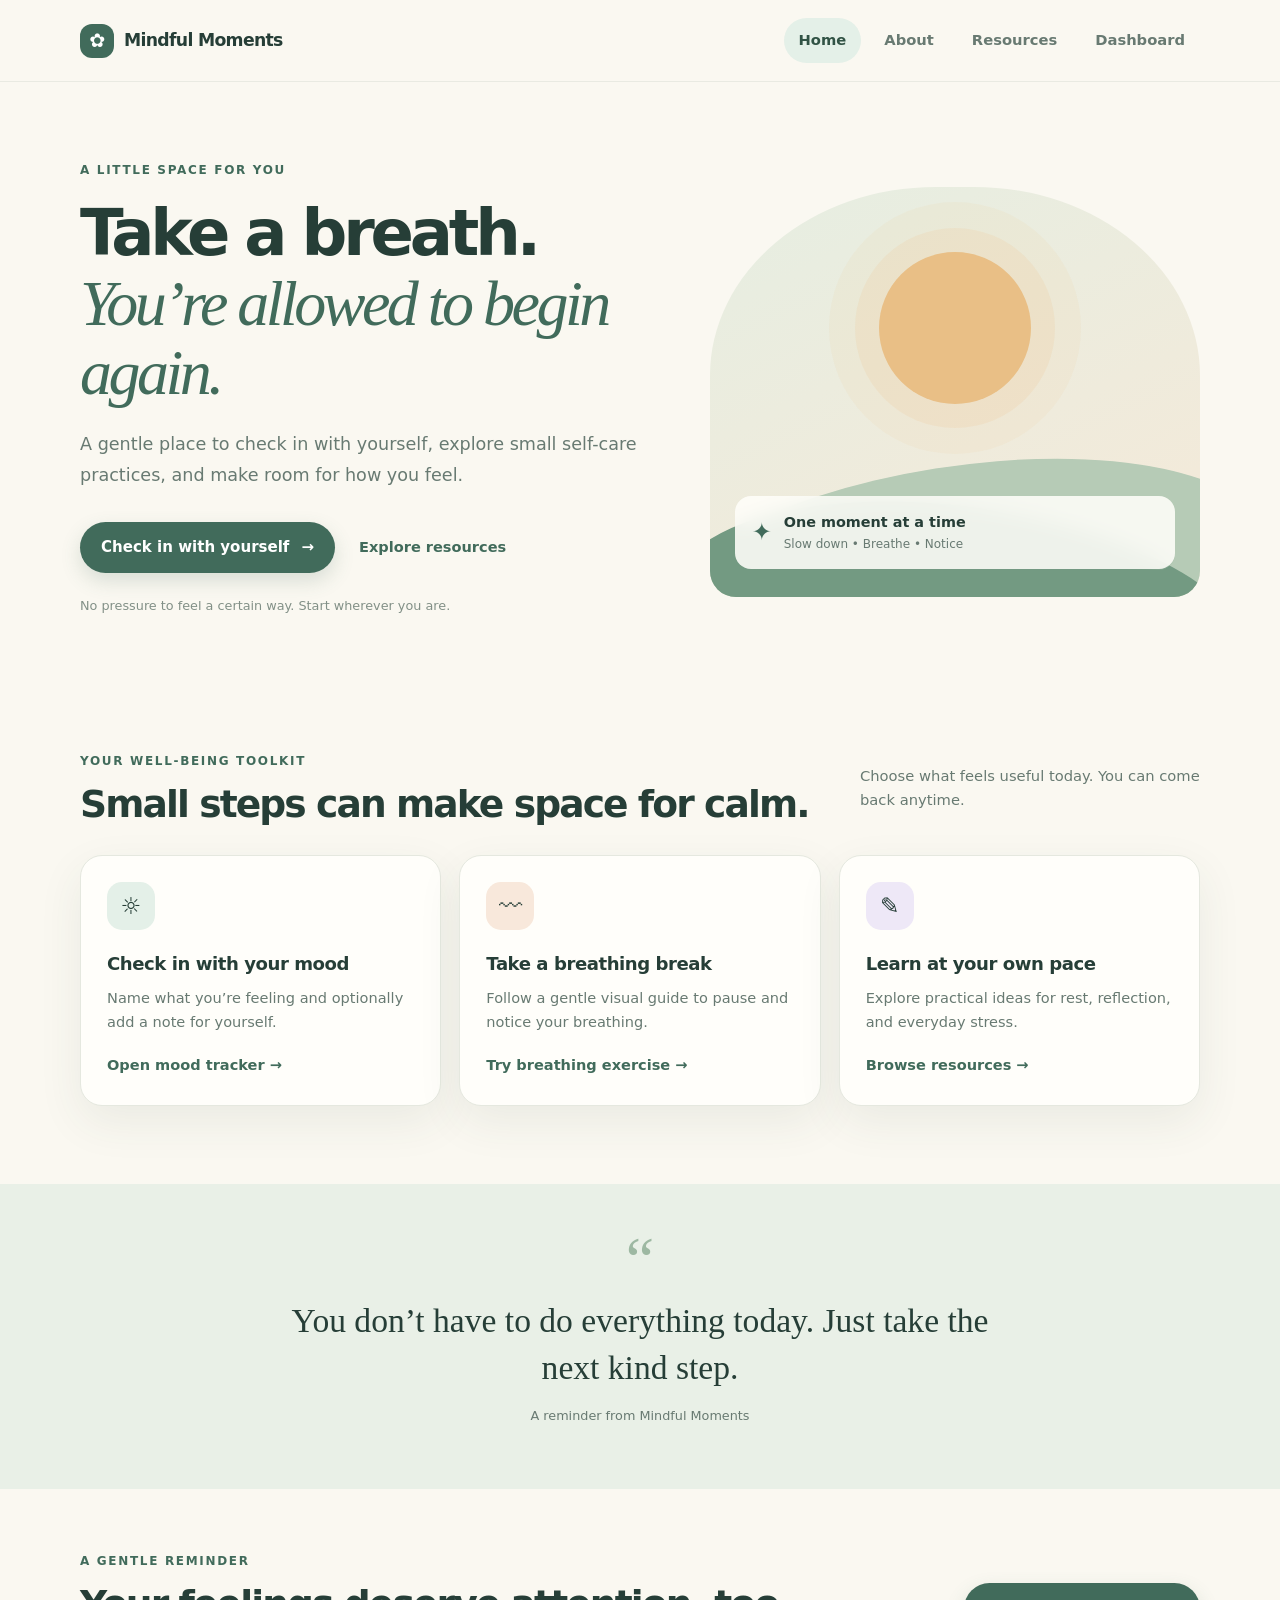
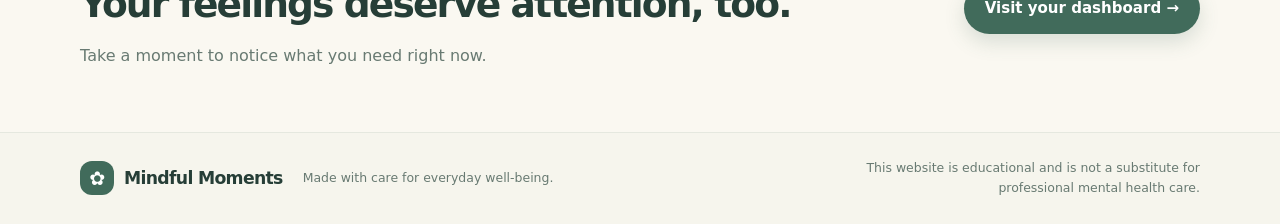
<file: index.html>
<!DOCTYPE html>
<html lang="en">
<head>
  <meta charset="UTF-8">
  <meta name="viewport" content="width=device-width, initial-scale=1.0">
  <meta name="description" content="A gentle space for emotional well-being, self-reflection, and mindful breathing.">
  <title>Mindful Moments | Home</title>
  <link rel="stylesheet" href="style.css">
  <script src="script.js" defer></script>
</head>
<body>
  <header class="site-header">
    <a class="brand" href="index.html"><span class="brand-mark">✿</span> Mindful Moments</a>
    <button class="menu-toggle" aria-label="Toggle navigation" aria-expanded="false">☰</button>
    <nav class="nav-links" aria-label="Main navigation">
      <a class="active" href="index.html">Home</a><a href="about.html">About</a><a href="resources.html">Resources</a><a href="dashboard.html">Dashboard</a>
    </nav>
  </header>

  <main>
    <section class="hero container">
      <div class="hero-copy">
        <span class="eyebrow">A little space for you</span>
        <h1>Take a breath.<br><em>You’re allowed to begin again.</em></h1>
        <p class="lead">A gentle place to check in with yourself, explore small self-care practices, and make room for how you feel.</p>
        <div class="hero-actions"><a class="button button-primary" href="dashboard.html">Check in with yourself <span>→</span></a><a class="text-link" href="resources.html">Explore resources</a></div>
        <p class="small-note">No pressure to feel a certain way. Start wherever you are.</p>
      </div>
      <div class="hero-art" aria-label="Decorative illustration of a peaceful sunrise">
        <div class="sun"></div><div class="hill hill-back"></div><div class="hill hill-front"></div>
        <div class="art-label"><span>✦</span><div><strong>One moment at a time</strong><small>Slow down • Breathe • Notice</small></div></div>
      </div>
    </section>

    <section class="container section-block">
      <div class="section-heading"><div><span class="eyebrow">Your well-being toolkit</span><h2>Small steps can make space for calm.</h2></div><p>Choose what feels useful today. You can come back anytime.</p></div>
      <div class="feature-grid">
        <article class="feature-card"><div class="feature-icon mint">☼</div><h3>Check in with your mood</h3><p>Name what you’re feeling and optionally add a note for yourself.</p><a href="dashboard.html" class="card-link">Open mood tracker →</a></article>
        <article class="feature-card"><div class="feature-icon peach">〰</div><h3>Take a breathing break</h3><p>Follow a gentle visual guide to pause and notice your breathing.</p><a href="dashboard.html#breathing" class="card-link">Try breathing exercise →</a></article>
        <article class="feature-card"><div class="feature-icon lilac">✎</div><h3>Learn at your own pace</h3><p>Explore practical ideas for rest, reflection, and everyday stress.</p><a href="resources.html" class="card-link">Browse resources →</a></article>
      </div>
    </section>

    <section class="quote-band"><div class="container quote-content"><span class="quote-mark">“</span><blockquote>You don’t have to do everything today. Just take the next kind step.</blockquote><p>A reminder from Mindful Moments</p></div></section>
    <section class="container closing-cta"><div><span class="eyebrow">A gentle reminder</span><h2>Your feelings deserve attention, too.</h2><p>Take a moment to notice what you need right now.</p></div><a class="button button-primary" href="dashboard.html">Visit your dashboard →</a></section>
  </main>
  <footer class="site-footer"><div class="container footer-inner"><a class="brand" href="index.html"><span class="brand-mark">✿</span> Mindful Moments</a><p>Made with care for everyday well-being.</p><p class="footer-disclaimer">This website is educational and is not a substitute for professional mental health care.</p></div></footer>
</body>
</html>
</file>
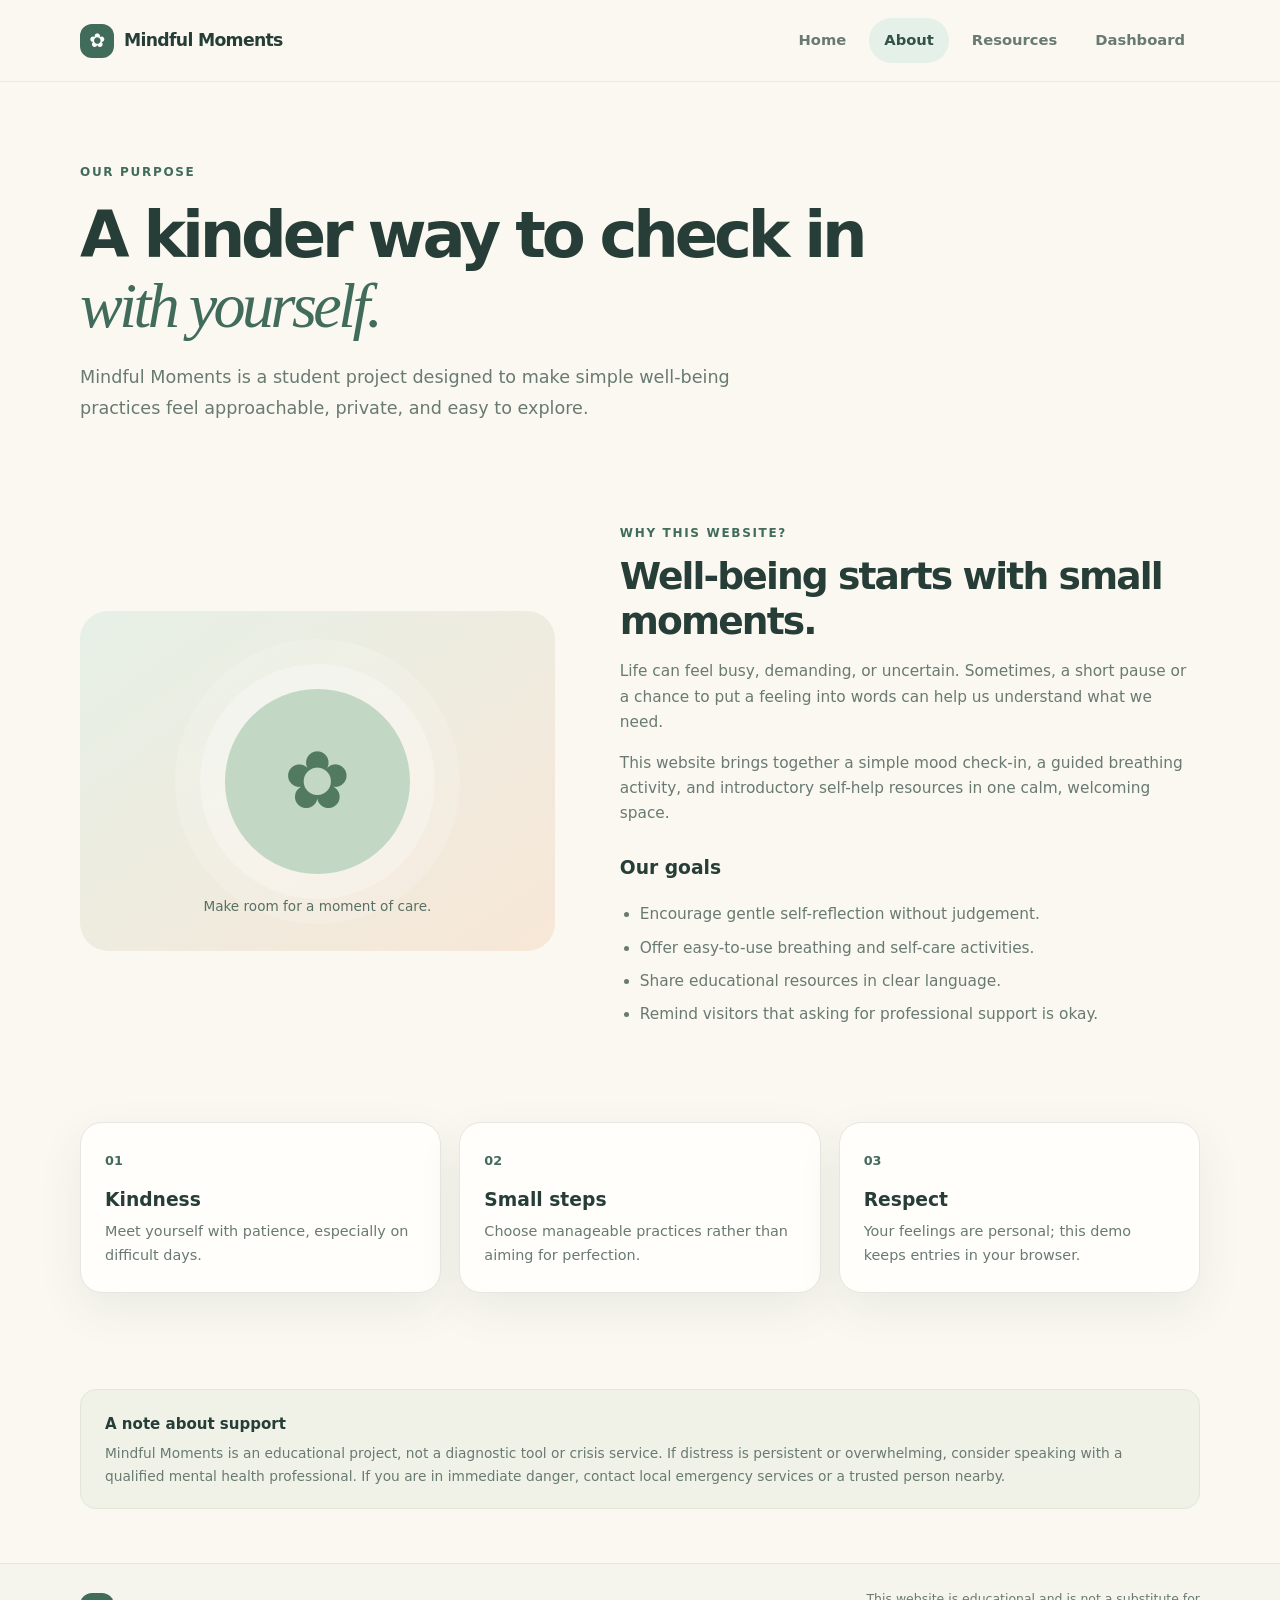
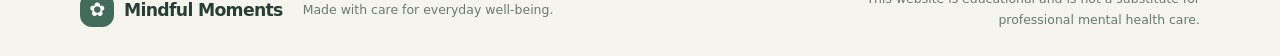
<file: about.html>
<!DOCTYPE html>
<html lang="en">
<head><meta charset="UTF-8"><meta name="viewport" content="width=device-width, initial-scale=1.0"><title>About | Mindful Moments</title><link rel="stylesheet" href="style.css"><script src="script.js" defer></script></head>
<body>
<header class="site-header"><a class="brand" href="index.html"><span class="brand-mark">✿</span> Mindful Moments</a><button class="menu-toggle" aria-label="Toggle navigation" aria-expanded="false">☰</button><nav class="nav-links" aria-label="Main navigation"><a href="index.html">Home</a><a class="active" href="about.html">About</a><a href="resources.html">Resources</a><a href="dashboard.html">Dashboard</a></nav></header>
<main>
<section class="page-hero container"><span class="eyebrow">Our purpose</span><h1>A kinder way to check in<br><em>with yourself.</em></h1><p class="lead narrow">Mindful Moments is a student project designed to make simple well-being practices feel approachable, private, and easy to explore.</p></section>
<section class="container two-column section-block">
<div class="soft-panel about-illustration"><div class="leaf-circle">✿</div><p class="illustration-caption">Make room for a moment of care.</p></div>
<div class="prose"><span class="eyebrow">Why this website?</span><h2>Well-being starts with small moments.</h2><p>Life can feel busy, demanding, or uncertain. Sometimes, a short pause or a chance to put a feeling into words can help us understand what we need.</p><p>This website brings together a simple mood check-in, a guided breathing activity, and introductory self-help resources in one calm, welcoming space.</p><h3>Our goals</h3><ul class="check-list"><li>Encourage gentle self-reflection without judgement.</li><li>Offer easy-to-use breathing and self-care activities.</li><li>Share educational resources in clear language.</li><li>Remind visitors that asking for professional support is okay.</li></ul></div>
</section>
<section class="container section-block values-grid"><article class="value-card"><span>01</span><h3>Kindness</h3><p>Meet yourself with patience, especially on difficult days.</p></article><article class="value-card"><span>02</span><h3>Small steps</h3><p>Choose manageable practices rather than aiming for perfection.</p></article><article class="value-card"><span>03</span><h3>Respect</h3><p>Your feelings are personal; this demo keeps entries in your browser.</p></article></section>
<section class="container safety-note"><strong>A note about support</strong><p>Mindful Moments is an educational project, not a diagnostic tool or crisis service. If distress is persistent or overwhelming, consider speaking with a qualified mental health professional. If you are in immediate danger, contact local emergency services or a trusted person nearby.</p></section>
</main>
<footer class="site-footer"><div class="container footer-inner"><a class="brand" href="index.html"><span class="brand-mark">✿</span> Mindful Moments</a><p>Made with care for everyday well-being.</p><p class="footer-disclaimer">This website is educational and is not a substitute for professional mental health care.</p></div></footer>
</body></html>
</file>
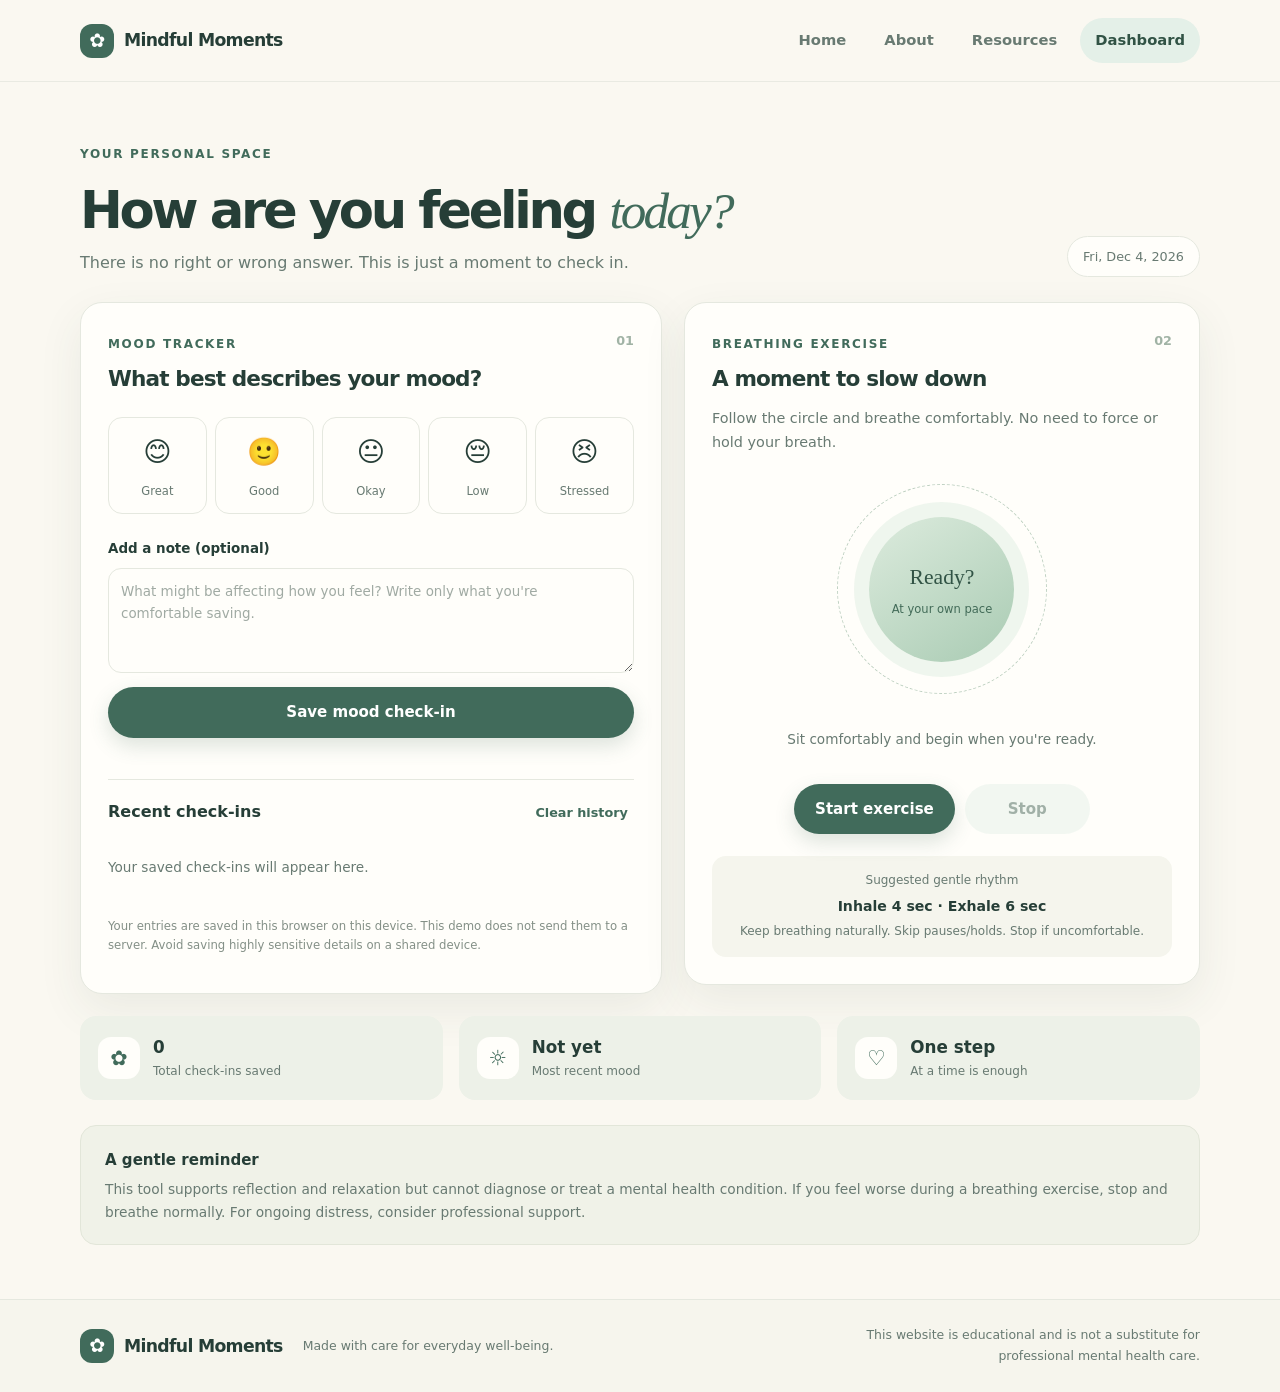
<file: dashboard.html>
<!DOCTYPE html>
<html lang="en">
<head><meta charset="UTF-8"><meta name="viewport" content="width=device-width, initial-scale=1.0"><title>Dashboard | Mindful Moments</title><link rel="stylesheet" href="style.css"><script src="script.js" defer></script></head>
<body>
<header class="site-header"><a class="brand" href="index.html"><span class="brand-mark">✿</span> Mindful Moments</a><button class="menu-toggle" aria-label="Toggle navigation" aria-expanded="false">☰</button><nav class="nav-links" aria-label="Main navigation"><a href="index.html">Home</a><a href="about.html">About</a><a href="resources.html">Resources</a><a class="active" href="dashboard.html">Dashboard</a></nav></header>
<main>
<section class="dashboard-intro container"><div><span class="eyebrow">Your personal space</span><h1>How are you feeling <em>today?</em></h1><p class="lead">There is no right or wrong answer. This is just a moment to check in.</p></div><div class="date-pill" id="today-date">Your daily check-in</div></section>
<section class="container dashboard-grid">
<article class="panel mood-panel"><div class="panel-heading"><div><span class="eyebrow">Mood tracker</span><h2>What best describes your mood?</h2></div><span class="panel-number">01</span></div>
<form id="mood-form"><div class="mood-options" role="group" aria-label="Choose your mood">
<button type="button" class="mood-choice" data-mood="Great" aria-pressed="false"><span>😊</span><small>Great</small></button>
<button type="button" class="mood-choice" data-mood="Good" aria-pressed="false"><span>🙂</span><small>Good</small></button>
<button type="button" class="mood-choice" data-mood="Okay" aria-pressed="false"><span>😐</span><small>Okay</small></button>
<button type="button" class="mood-choice" data-mood="Low" aria-pressed="false"><span>😔</span><small>Low</small></button>
<button type="button" class="mood-choice" data-mood="Stressed" aria-pressed="false"><span>😣</span><small>Stressed</small></button>
</div><label class="field-label" for="mood-note">Add a note (optional)</label><textarea id="mood-note" rows="3" maxlength="500" placeholder="What might be affecting how you feel? Write only what you're comfortable saving."></textarea><button class="button button-primary full-button" type="submit">Save mood check-in</button><p class="form-message" id="mood-message" aria-live="polite"></p></form>
<div class="history-heading"><h3>Recent check-ins</h3><button type="button" class="text-button" id="clear-moods">Clear history</button></div><div id="mood-history" class="mood-history"><p class="empty-state">Your saved check-ins will appear here.</p></div>
<p class="privacy-note">Your entries are saved in this browser on this device. This demo does not send them to a server. Avoid saving highly sensitive details on a shared device.</p>
</article>

<article class="panel breathing-panel" id="breathing"><div class="panel-heading"><div><span class="eyebrow">Breathing exercise</span><h2>A moment to slow down</h2></div><span class="panel-number">02</span></div><p class="panel-description">Follow the circle and breathe comfortably. No need to force or hold your breath.</p>
<div class="breath-stage"><div class="breath-orbit"></div><div class="breath-circle" id="breath-circle"><span id="breath-phase">Ready?</span><small id="breath-count">At your own pace</small></div></div>
<p class="breath-instruction" id="breath-instruction" aria-live="polite">Sit comfortably and begin when you're ready.</p>
<div class="breath-controls"><button class="button button-primary" id="breath-start" type="button">Start exercise</button><button class="button button-secondary" id="breath-stop" type="button" disabled>Stop</button></div>
<div class="breath-pattern"><span>Suggested gentle rhythm</span><strong>Inhale 4 sec · Exhale 6 sec</strong><small>Keep breathing naturally. Skip pauses/holds. Stop if uncomfortable.</small></div>
</article>
</section>
<section class="container dashboard-bottom"><div class="mini-stat"><span class="stat-icon">✿</span><div><strong id="total-checkins">0</strong><span>Total check-ins saved</span></div></div><div class="mini-stat"><span class="stat-icon">☼</span><div><strong id="latest-mood">Not yet</strong><span>Most recent mood</span></div></div><div class="mini-stat"><span class="stat-icon">♡</span><div><strong>One step</strong><span>At a time is enough</span></div></div></section>
<section class="container safety-note"><strong>A gentle reminder</strong><p>This tool supports reflection and relaxation but cannot diagnose or treat a mental health condition. If you feel worse during a breathing exercise, stop and breathe normally. For ongoing distress, consider professional support.</p></section>
</main>
<footer class="site-footer"><div class="container footer-inner"><a class="brand" href="index.html"><span class="brand-mark">✿</span> Mindful Moments</a><p>Made with care for everyday well-being.</p><p class="footer-disclaimer">This website is educational and is not a substitute for professional mental health care.</p></div></footer>
</body></html>
</file>
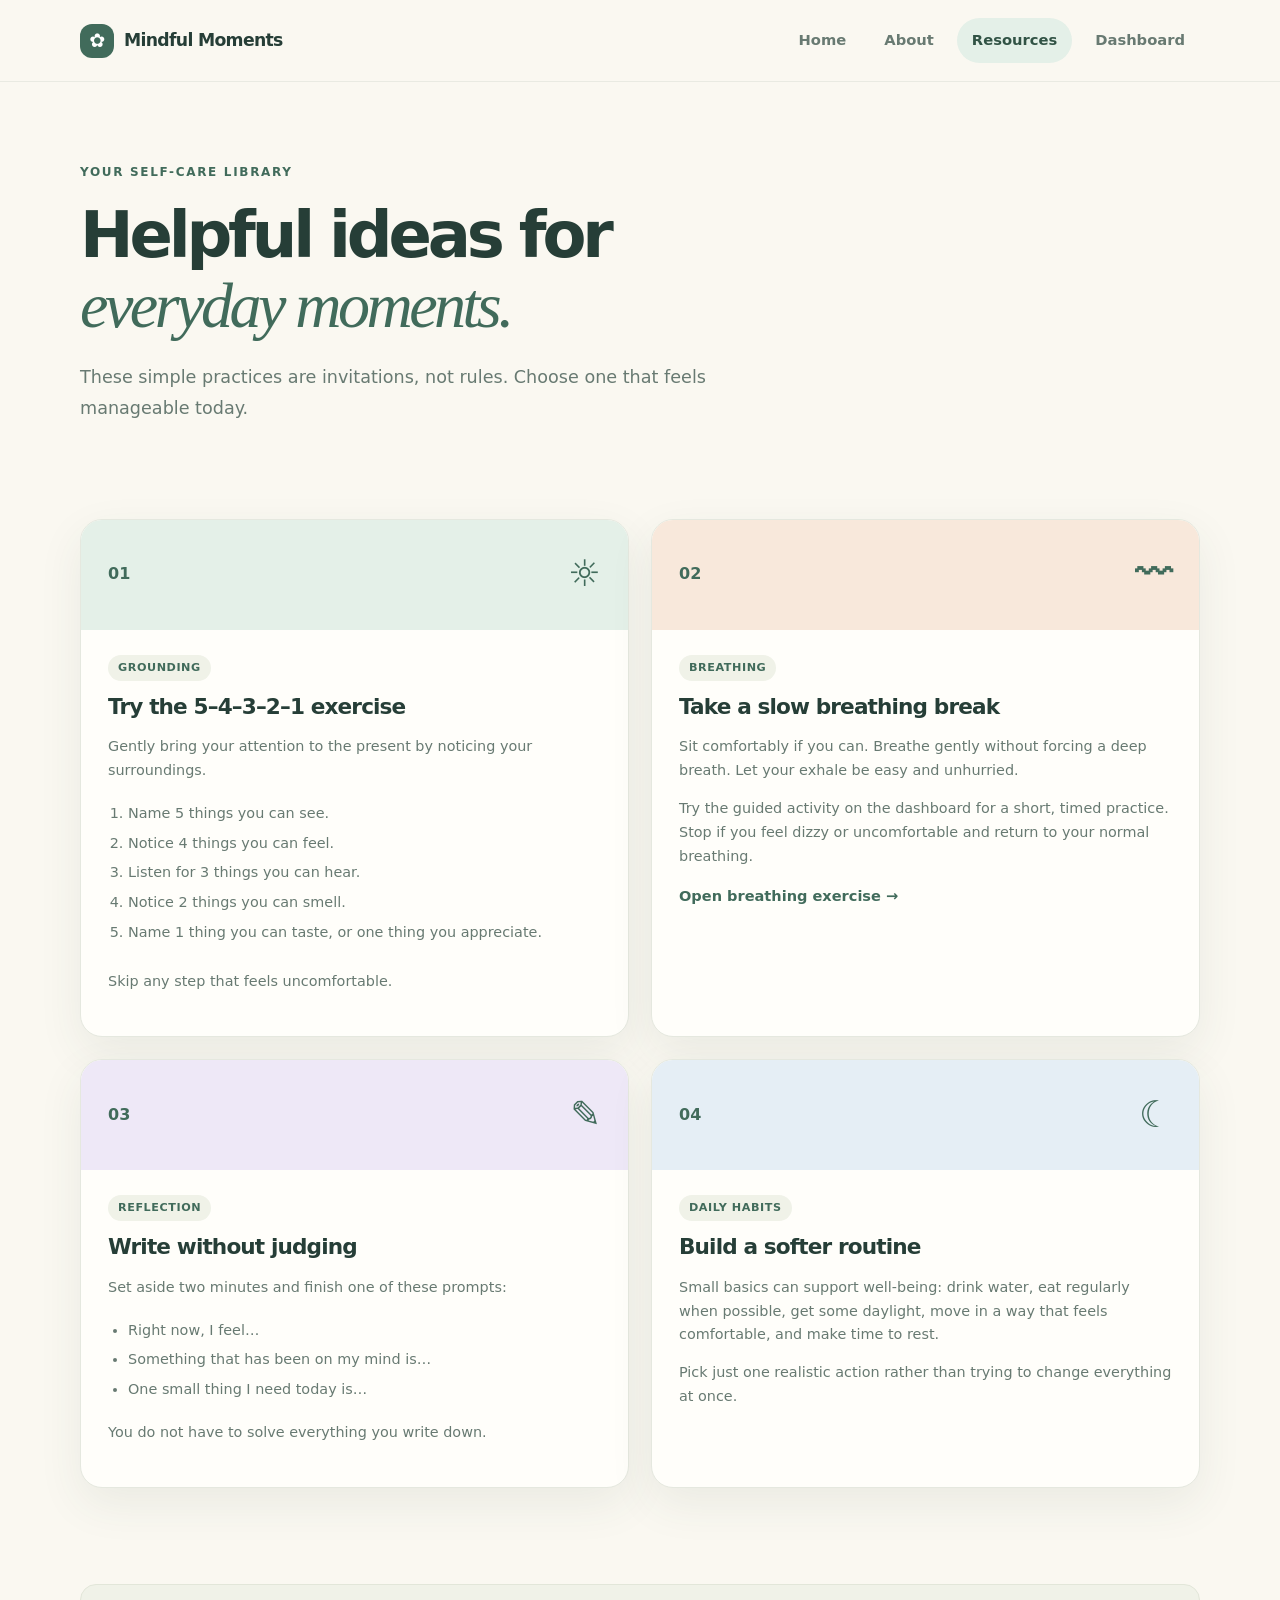
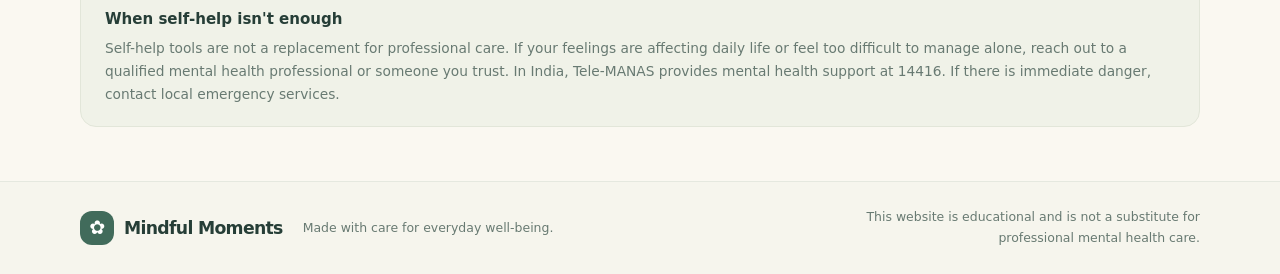
<file: resources.html>
<!DOCTYPE html>
<html lang="en">
<head><meta charset="UTF-8"><meta name="viewport" content="width=device-width, initial-scale=1.0"><title>Resources | Mindful Moments</title><link rel="stylesheet" href="style.css"><script src="script.js" defer></script></head>
<body>
<header class="site-header"><a class="brand" href="index.html"><span class="brand-mark">✿</span> Mindful Moments</a><button class="menu-toggle" aria-label="Toggle navigation" aria-expanded="false">☰</button><nav class="nav-links" aria-label="Main navigation"><a href="index.html">Home</a><a href="about.html">About</a><a class="active" href="resources.html">Resources</a><a href="dashboard.html">Dashboard</a></nav></header>
<main>
<section class="page-hero container"><span class="eyebrow">Your self-care library</span><h1>Helpful ideas for<br><em>everyday moments.</em></h1><p class="lead narrow">These simple practices are invitations, not rules. Choose one that feels manageable today.</p></section>
<section class="container section-block">
<div class="resource-grid">
<article class="resource-card"><div class="resource-top mint"><span>01</span><span class="resource-symbol">☼</span></div><div class="resource-body"><span class="tag">Grounding</span><h2>Try the 5–4–3–2–1 exercise</h2><p>Gently bring your attention to the present by noticing your surroundings.</p><ol><li>Name 5 things you can see.</li><li>Notice 4 things you can feel.</li><li>Listen for 3 things you can hear.</li><li>Notice 2 things you can smell.</li><li>Name 1 thing you can taste, or one thing you appreciate.</li></ol><p class="small-note">Skip any step that feels uncomfortable.</p></div></article>
<article class="resource-card"><div class="resource-top peach"><span>02</span><span class="resource-symbol">〰</span></div><div class="resource-body"><span class="tag">Breathing</span><h2>Take a slow breathing break</h2><p>Sit comfortably if you can. Breathe gently without forcing a deep breath. Let your exhale be easy and unhurried.</p><p>Try the guided activity on the dashboard for a short, timed practice. Stop if you feel dizzy or uncomfortable and return to your normal breathing.</p><a class="card-link" href="dashboard.html#breathing">Open breathing exercise →</a></div></article>
<article class="resource-card"><div class="resource-top lilac"><span>03</span><span class="resource-symbol">✎</span></div><div class="resource-body"><span class="tag">Reflection</span><h2>Write without judging</h2><p>Set aside two minutes and finish one of these prompts:</p><ul><li>Right now, I feel…</li><li>Something that has been on my mind is…</li><li>One small thing I need today is…</li></ul><p>You do not have to solve everything you write down.</p></div></article>
<article class="resource-card"><div class="resource-top blue"><span>04</span><span class="resource-symbol">☾</span></div><div class="resource-body"><span class="tag">Daily habits</span><h2>Build a softer routine</h2><p>Small basics can support well-being: drink water, eat regularly when possible, get some daylight, move in a way that feels comfortable, and make time to rest.</p><p>Pick just one realistic action rather than trying to change everything at once.</p></div></article>
</div></section>
<section class="container safety-note"><strong>When self-help isn't enough</strong><p>Self-help tools are not a replacement for professional care. If your feelings are affecting daily life or feel too difficult to manage alone, reach out to a qualified mental health professional or someone you trust. In India, Tele-MANAS provides mental health support at 14416. If there is immediate danger, contact local emergency services.</p></section>
</main>
<footer class="site-footer"><div class="container footer-inner"><a class="brand" href="index.html"><span class="brand-mark">✿</span> Mindful Moments</a><p>Made with care for everyday well-being.</p><p class="footer-disclaimer">This website is educational and is not a substitute for professional mental health care.</p></div></footer>
</body></html>
</file>
<file: style.css>
:root{--ink:#263e37;--muted:#687a72;--green:#416b5b;--green-dark:#315345;--mint:#e4f0e8;--cream:#faf8f1;--paper:#fffefa;--line:#e5e8df;--peach:#f8e8db;--lilac:#eee8f7;--blue:#e5eef5;--shadow:0 16px 45px rgba(47,73,60,.08)}
*{box-sizing:border-box}html{scroll-behavior:smooth}body{margin:0;background:var(--cream);color:var(--ink);font-family:Inter,ui-sans-serif,system-ui,-apple-system,BlinkMacSystemFont,"Segoe UI",sans-serif;line-height:1.65}a{color:inherit;text-decoration:none}button,textarea{font:inherit}.container{width:min(1120px,calc(100% - 44px));margin-inline:auto}.site-header{height:82px;display:flex;align-items:center;justify-content:space-between;gap:24px;padding:0 max(22px,calc((100% - 1120px)/2));background:rgba(250,248,241,.94);border-bottom:1px solid rgba(229,232,223,.8);position:sticky;top:0;z-index:10;backdrop-filter:blur(12px)}.brand{display:inline-flex;align-items:center;gap:10px;font-weight:750;letter-spacing:-.04em;font-size:1.08rem;white-space:nowrap}.brand-mark{display:grid;place-items:center;width:34px;height:34px;border-radius:12px;background:var(--green);color:white;font-size:1.2rem}.nav-links{display:flex;align-items:center;gap:8px}.nav-links a{padding:10px 15px;border-radius:30px;color:var(--muted);font-size:.92rem;font-weight:600}.nav-links a:hover,.nav-links a.active{background:var(--mint);color:var(--green-dark)}.menu-toggle{display:none;border:1px solid var(--line);background:var(--paper);border-radius:10px;padding:7px 11px;color:var(--ink)}.hero{display:grid;grid-template-columns:1.08fr .92fr;align-items:center;gap:54px;padding-top:74px;padding-bottom:80px}.eyebrow{display:inline-block;color:var(--green);font-size:.75rem;font-weight:800;letter-spacing:.14em;text-transform:uppercase}.hero h1,.page-hero h1,.dashboard-intro h1{font-size:clamp(2.65rem,5vw,4.65rem);line-height:1.08;letter-spacing:-.065em;margin:17px 0 22px;font-weight:750}.hero h1 em,.page-hero h1 em,.dashboard-intro h1 em{font-family:Georgia,serif;font-weight:400;color:var(--green);letter-spacing:-.055em}.lead{font-size:1.1rem;line-height:1.8;color:var(--muted);max-width:570px}.hero-actions{display:flex;align-items:center;gap:24px;flex-wrap:wrap;margin-top:30px}.button{display:inline-flex;align-items:center;justify-content:center;gap:12px;border:0;border-radius:30px;padding:13px 21px;font-weight:700;font-size:.94rem;cursor:pointer;transition:transform .2s,background .2s}.button:hover:not(:disabled){transform:translateY(-2px)}.button-primary{background:var(--green);color:white;box-shadow:0 8px 20px rgba(65,107,91,.18)}.button-primary:hover{background:var(--green-dark)}.button-secondary{background:var(--mint);color:var(--green-dark)}.button:disabled{opacity:.45;cursor:not-allowed}.text-link,.card-link{font-size:.91rem;font-weight:750;color:var(--green)}.text-link:hover,.card-link:hover{text-decoration:underline}.small-note{font-size:.8rem;color:#829087;margin-top:22px}.hero-art{height:410px;position:relative;overflow:hidden;border-radius:46% 46% 26px 26px;background:linear-gradient(155deg,#e6eee2 0%,#f5e9d8 100%);isolation:isolate}.sun{position:absolute;top:65px;left:calc(50% - 76px);width:152px;height:152px;border-radius:50%;background:#e9bf86;box-shadow:0 0 0 24px rgba(233,191,134,.17),0 0 0 50px rgba(233,191,134,.1)}.hill{position:absolute;bottom:-80px;border-radius:50% 50% 0 0;width:130%;height:245px;left:-15%}.hill-back{background:#b6cbb6;transform:rotate(-9deg);bottom:-115px}.hill-front{background:#739a82;transform:rotate(8deg);bottom:-155px;left:-8%;width:120%}.art-label{position:absolute;z-index:2;bottom:28px;left:25px;right:25px;display:flex;gap:12px;align-items:center;padding:15px 17px;border-radius:16px;background:rgba(255,254,250,.88);backdrop-filter:blur(10px)}.art-label>span{font-size:1.5rem;color:var(--green)}.art-label strong,.art-label small{display:block}.art-label strong{font-size:.9rem}.art-label small{font-size:.75rem;color:var(--muted)}.section-block{padding-top:38px;padding-bottom:78px}.section-heading{display:flex;align-items:end;justify-content:space-between;gap:25px;margin-bottom:28px}.section-heading h2,.closing-cta h2,.prose h2{font-size:clamp(1.7rem,3vw,2.35rem);letter-spacing:-.05em;line-height:1.2;margin:9px 0 0}.section-heading>p{max-width:340px;color:var(--muted);font-size:.92rem}.feature-grid{display:grid;grid-template-columns:repeat(3,1fr);gap:18px}.feature-card,.panel,.resource-card,.value-card{background:var(--paper);border:1px solid var(--line);border-radius:22px;box-shadow:var(--shadow)}.feature-card{padding:26px;min-height:250px}.feature-icon{width:48px;height:48px;border-radius:15px;display:grid;place-items:center;font-size:1.45rem}.mint{background:var(--mint)}.peach{background:var(--peach)}.lilac{background:var(--lilac)}.blue{background:var(--blue)}.feature-card h3{font-size:1.13rem;margin:19px 0 7px;letter-spacing:-.025em}.feature-card p{font-size:.91rem;color:var(--muted);margin:0 0 18px}.quote-band{background:#e9f0e7;padding:50px 0;text-align:center}.quote-content{max-width:720px}.quote-mark{font-family:Georgia,serif;font-size:4rem;color:#9db8a2;line-height:.8}.quote-content blockquote{font-family:Georgia,serif;font-size:clamp(1.4rem,3vw,2.1rem);line-height:1.4;margin:8px 0 14px}.quote-content p{font-size:.8rem;color:var(--muted)}.closing-cta{display:flex;align-items:center;justify-content:space-between;gap:24px;padding-top:58px;padding-bottom:62px}.closing-cta p{color:var(--muted);margin-bottom:0}.site-footer{border-top:1px solid var(--line);padding:25px 0;background:#f6f5ed}.footer-inner{display:flex;align-items:center;gap:20px;flex-wrap:wrap}.footer-inner>p{font-size:.78rem;color:var(--muted);margin:0}.footer-inner .footer-disclaimer{margin-left:auto;max-width:350px;text-align:right}.page-hero{padding-top:76px;padding-bottom:38px}.page-hero h1{font-size:clamp(2.6rem,5vw,4rem)}.narrow{max-width:660px}.two-column{display:grid;grid-template-columns:.9fr 1.1fr;gap:65px;align-items:center}.about-illustration{min-height:340px;border-radius:28px;background:linear-gradient(145deg,#e6f0e7,#f7e7d7);display:grid;place-items:center;position:relative;overflow:hidden}.leaf-circle{width:185px;height:185px;border-radius:50%;display:grid;place-items:center;background:#c2d7c4;color:#527a61;font-size:5rem;box-shadow:0 0 0 25px rgba(255,255,255,.25),0 0 0 50px rgba(255,255,255,.15)}.illustration-caption{position:absolute;bottom:20px;color:#587063;font-size:.85rem}.prose p,.prose li{color:var(--muted);font-size:.96rem}.prose h3{margin-top:26px}.check-list{padding-left:20px}.check-list li{margin:8px 0}.values-grid{display:grid;grid-template-columns:repeat(3,1fr);gap:18px;padding-top:0}.value-card{padding:24px}.value-card>span{color:var(--green);font-weight:800;font-size:.8rem}.value-card h3{margin:12px 0 4px}.value-card p{margin:0;color:var(--muted);font-size:.9rem}.safety-note{margin-top:18px;margin-bottom:54px;padding:21px 24px;border-radius:16px;border:1px solid #e2e6d9;background:#f0f2e8}.safety-note strong{font-size:.94rem}.safety-note p{font-size:.86rem;color:var(--muted);margin:5px 0 0}.resource-grid{display:grid;grid-template-columns:repeat(2,1fr);gap:22px}.resource-card{overflow:hidden}.resource-top{height:110px;display:flex;align-items:center;justify-content:space-between;padding:22px 27px;color:var(--green);font-weight:800}.resource-symbol{font-size:2.3rem}.resource-body{padding:23px 27px 28px}.tag{display:inline-block;border-radius:30px;background:#f0f2e8;padding:4px 10px;color:var(--green);font-size:.7rem;font-weight:800;letter-spacing:.05em;text-transform:uppercase}.resource-body h2{font-size:1.35rem;letter-spacing:-.04em;line-height:1.25;margin:13px 0 9px}.resource-body p,.resource-body li{font-size:.9rem;color:var(--muted)}.resource-body ol,.resource-body ul{padding-left:20px}.resource-body li{padding:3px 0}.dashboard-intro{padding-top:58px;padding-bottom:25px;display:flex;align-items:end;justify-content:space-between;gap:20px}.dashboard-intro h1{font-size:clamp(2.25rem,4vw,3.4rem);margin-bottom:10px}.dashboard-intro .lead{font-size:1rem;margin:0}.date-pill{border:1px solid var(--line);border-radius:30px;padding:9px 15px;color:var(--muted);background:var(--paper);font-size:.8rem;white-space:nowrap}.dashboard-grid{display:grid;grid-template-columns:1.06fr .94fr;gap:22px;align-items:start}.panel{padding:27px}.panel-heading{display:flex;justify-content:space-between;gap:12px;align-items:start}.panel-heading h2{font-size:1.35rem;letter-spacing:-.04em;line-height:1.3;margin:8px 0 0}.panel-number{color:#a1b3a5;font-size:.8rem;font-weight:800}.mood-options{display:grid;grid-template-columns:repeat(5,1fr);gap:8px;margin:24px 0}.mood-choice{display:flex;flex-direction:column;align-items:center;gap:7px;padding:12px 3px;border:1px solid var(--line);border-radius:14px;background:#fffefa;color:var(--ink);cursor:pointer;transition:.2s}.mood-choice span{font-size:1.7rem}.mood-choice small{font-size:.72rem;color:var(--muted)}.mood-choice:hover,.mood-choice.selected{border-color:#79a18a;background:var(--mint);transform:translateY(-2px)}.mood-choice:focus-visible,.button:focus-visible,.text-button:focus-visible{outline:3px solid #8cb9a0;outline-offset:3px}.field-label{display:block;font-size:.84rem;font-weight:750;margin:15px 0 8px}.mood-panel textarea{display:block;width:100%;resize:vertical;min-height:86px;border:1px solid var(--line);border-radius:13px;padding:12px;background:#fffefa;color:var(--ink);outline-color:#8cb9a0}.mood-panel textarea::placeholder{color:#a0aaa3;font-size:.84rem}.full-button{width:100%;margin-top:14px}.form-message{font-size:.82rem;min-height:1.3em;color:var(--green);margin:7px 0}.history-heading{display:flex;align-items:center;justify-content:space-between;border-top:1px solid var(--line);padding-top:19px;margin-top:17px}.history-heading h3{font-size:1rem;margin:0}.text-button{border:0;background:none;color:var(--green);font-size:.8rem;font-weight:750;cursor:pointer}.mood-history{display:grid;gap:9px;margin-top:10px}.history-item{display:flex;align-items:start;gap:12px;padding:12px;background:#f8f8f1;border-radius:13px}.history-emoji{font-size:1.55rem}.history-copy{flex:1;min-width:0}.history-copy strong{font-size:.87rem}.history-copy p{margin:3px 0 0;font-size:.8rem;color:var(--muted);overflow-wrap:anywhere}.history-copy time{font-size:.7rem;color:#89958d}.empty-state{font-size:.85rem;color:var(--muted);padding:7px 0}.privacy-note{font-size:.73rem;color:#849087;line-height:1.6;margin-top:18px}.panel-description{font-size:.9rem;color:var(--muted);margin:14px 0 0}.breath-stage{height:250px;display:grid;place-items:center;position:relative;margin:10px 0}.breath-orbit{position:absolute;width:210px;height:210px;border:1px dashed #bfd1c2;border-radius:50%}.breath-circle{width:145px;height:145px;border-radius:50%;background:linear-gradient(145deg,#dcebdd,#a9cbb3);display:flex;flex-direction:column;align-items:center;justify-content:center;text-align:center;box-shadow:0 0 0 15px rgba(220,235,221,.45);transition:transform 1s ease,background 1s ease}.breath-circle span{font-family:Georgia,serif;font-size:1.35rem;color:#315345}.breath-circle small{font-size:.72rem;color:#426b58;margin-top:4px}.breath-circle.inhale{transform:scale(1.22);background:linear-gradient(145deg,#e1f0df,#9ec8a8)}.breath-circle.exhale{transform:scale(.86);background:linear-gradient(145deg,#e9efe4,#b8cdb9)}.breath-instruction{text-align:center;color:var(--muted);font-size:.85rem;min-height:42px}.breath-controls{display:flex;justify-content:center;gap:10px}.breath-controls .button{min-width:125px}.breath-pattern{display:flex;flex-direction:column;align-items:center;gap:4px;text-align:center;background:#f5f5ed;border-radius:14px;padding:15px;margin-top:22px}.breath-pattern span,.breath-pattern small{color:var(--muted);font-size:.75rem}.breath-pattern strong{font-size:.88rem}.dashboard-bottom{display:grid;grid-template-columns:repeat(3,1fr);gap:16px;padding-top:22px}.mini-stat{display:flex;align-items:center;gap:13px;background:#edf1e8;border-radius:16px;padding:18px}.stat-icon{display:grid;place-items:center;flex-shrink:0;width:42px;height:42px;border-radius:13px;background:#fffefa;color:var(--green);font-size:1.3rem}.mini-stat strong,.mini-stat span:not(.stat-icon){display:block}.mini-stat strong{font-size:1.05rem}.mini-stat div>span{font-size:.75rem;color:var(--muted)}.dashboard-bottom+.safety-note{margin-top:25px}
@media(max-width:800px){.site-header{height:72px}.menu-toggle{display:block}.nav-links{display:none;position:absolute;top:71px;left:0;right:0;padding:12px 22px 18px;background:var(--cream);border-bottom:1px solid var(--line);flex-direction:column;align-items:stretch}.nav-links.open{display:flex}.nav-links a{padding:12px 15px}.hero{grid-template-columns:1fr;gap:35px;padding-top:48px;padding-bottom:55px}.hero-art{height:330px;max-width:520px;width:100%;margin:auto}.section-heading{align-items:start;flex-direction:column;gap:4px}.feature-grid{grid-template-columns:1fr}.feature-card{min-height:auto}.closing-cta{align-items:start;flex-direction:column}.footer-inner .footer-disclaimer{margin-left:0;text-align:left}.two-column{grid-template-columns:1fr;gap:32px}.about-illustration{min-height:260px}.values-grid{grid-template-columns:1fr}.dashboard-grid{grid-template-columns:1fr}.dashboard-intro{align-items:start;flex-direction:column}.dashboard-bottom{grid-template-columns:1fr}.resource-grid{grid-template-columns:1fr}}
@media(max-width:420px){.container{width:min(100% - 28px,1120px)}.site-header{padding-inline:14px}.hero h1{font-size:2.65rem}.hero-actions{align-items:flex-start;flex-direction:column;gap:15px}.hero-art{height:280px}.panel{padding:18px}.mood-options{gap:4px}.mood-choice{padding:9px 1px}.mood-choice span{font-size:1.45rem}.mood-choice small{font-size:.65rem}.page-hero{padding-top:48px}.resource-body{padding:20px}.footer-inner{align-items:flex-start;flex-direction:column;gap:10px}}
@media(prefers-reduced-motion:reduce){*,*::before,*::after{scroll-behavior:auto!important;transition:none!important;animation:none!important}}
</file>
